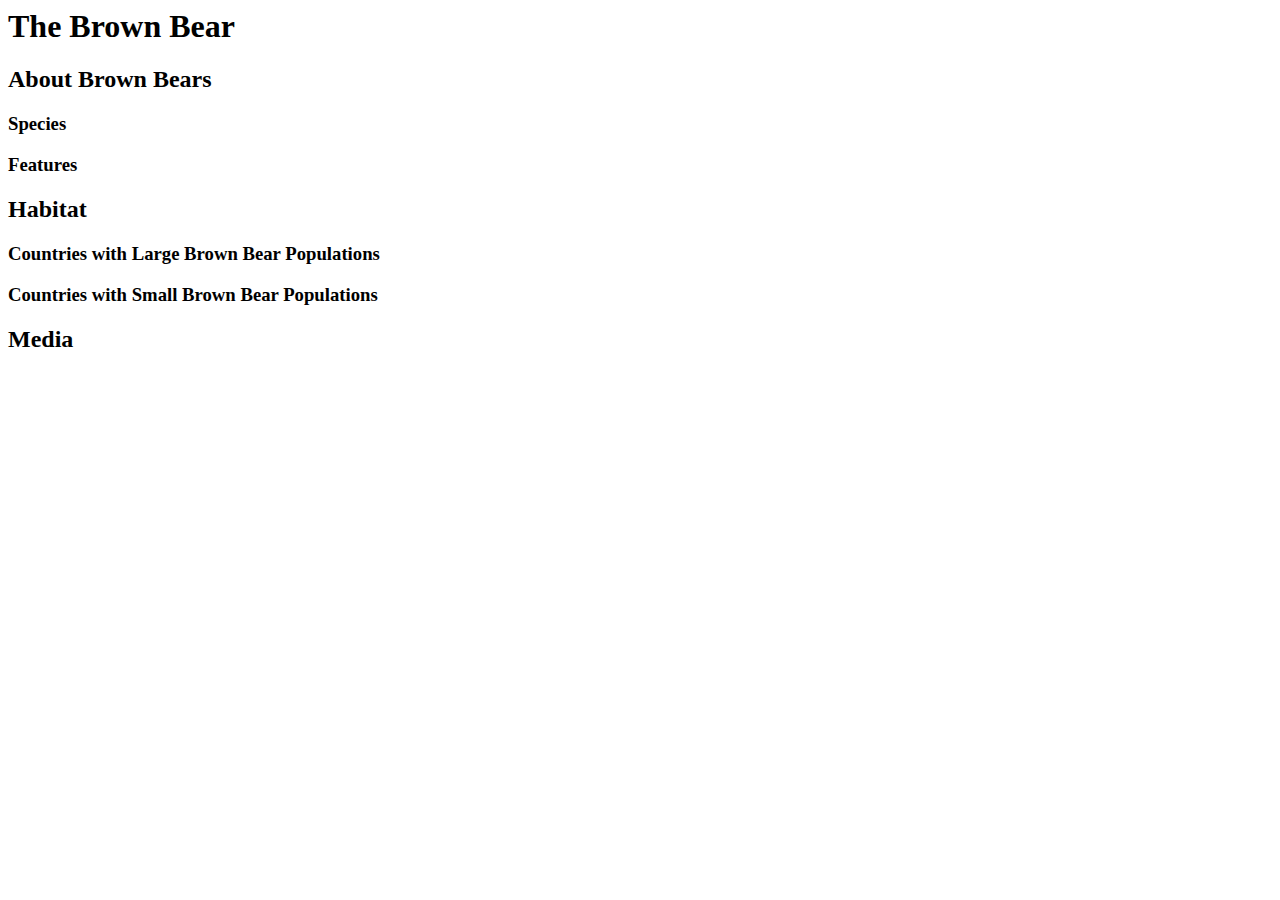
<file: index.html>
<body>
  <h1>The Brown Bear</h1>
  <div id="introduction">
    <h2>About Brown Bears</h2>
    <h3>Species</h3>
    <h3>Features</h3>
  </div>
  <div id="habitat">
    <h2>Habitat</h2>
    <h3>Countries with Large Brown Bear Populations</h3>
    <h3>Countries with Small Brown Bear Populations</h3>
  </div>
  <div id= "media">
    <h2>Media</h2>
  </div>
</body>
</file>
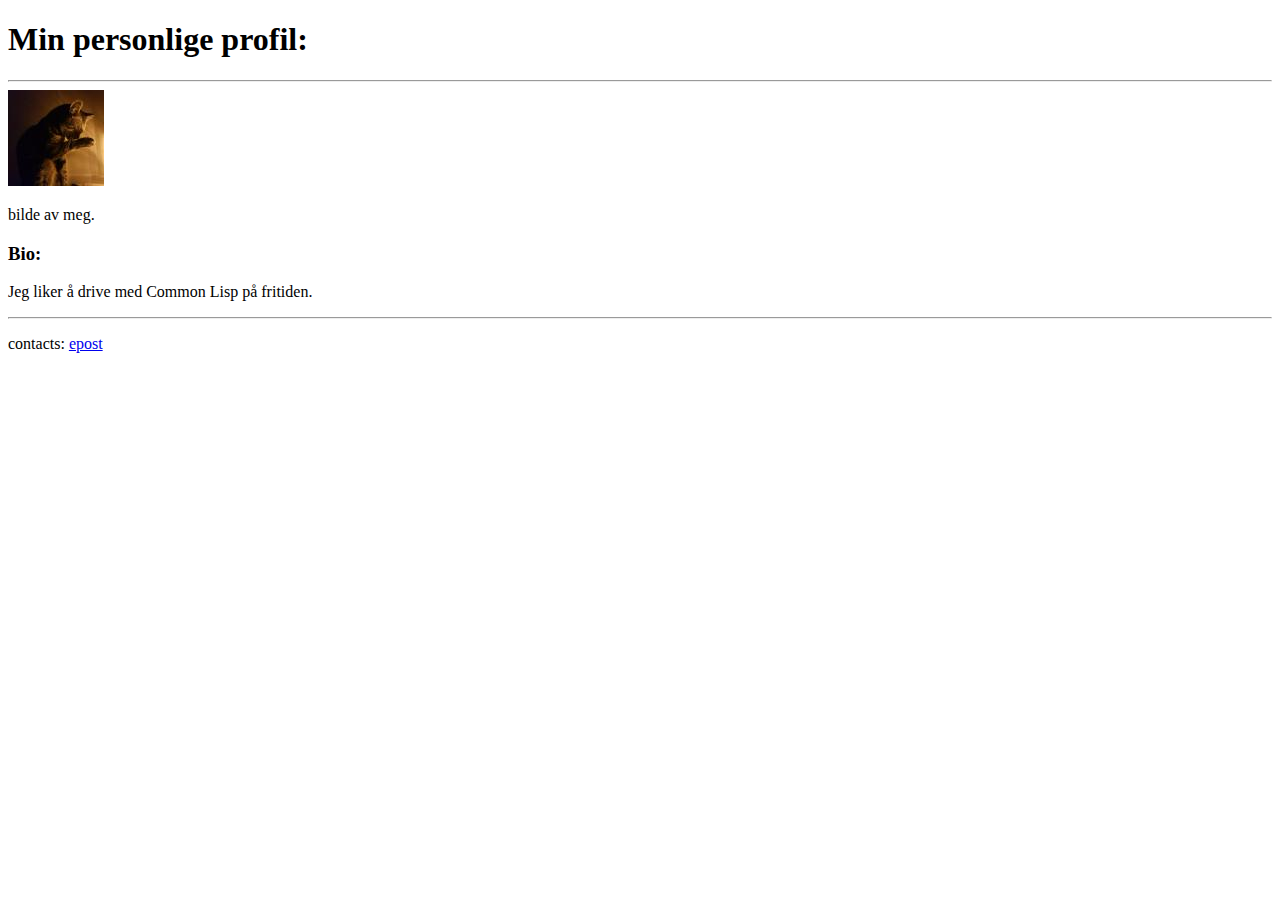
<file: profil/index.html>
<!DOCTYPE html>
<html lang="en">
<head>
    <meta charset="UTF-8">
    <meta name="viewport" content="width=device-width, initial-scale=1.0">
    <title>Document</title>
</head>
<body>
    <h1>Min personlige profil:</h1>
    <hr>
    <img src="avatar.jpeg" alt="bilde av meg.">
    <p>bilde av meg.</p>
    <h3>Bio:</h3>
    <p>Jeg liker å drive med Common Lisp på fritiden.</p>
    <hr>
    <p>contacts: <a href="mailto:svein@sknthelisper.no">epost</a></p>

</body>
</html>
</file>
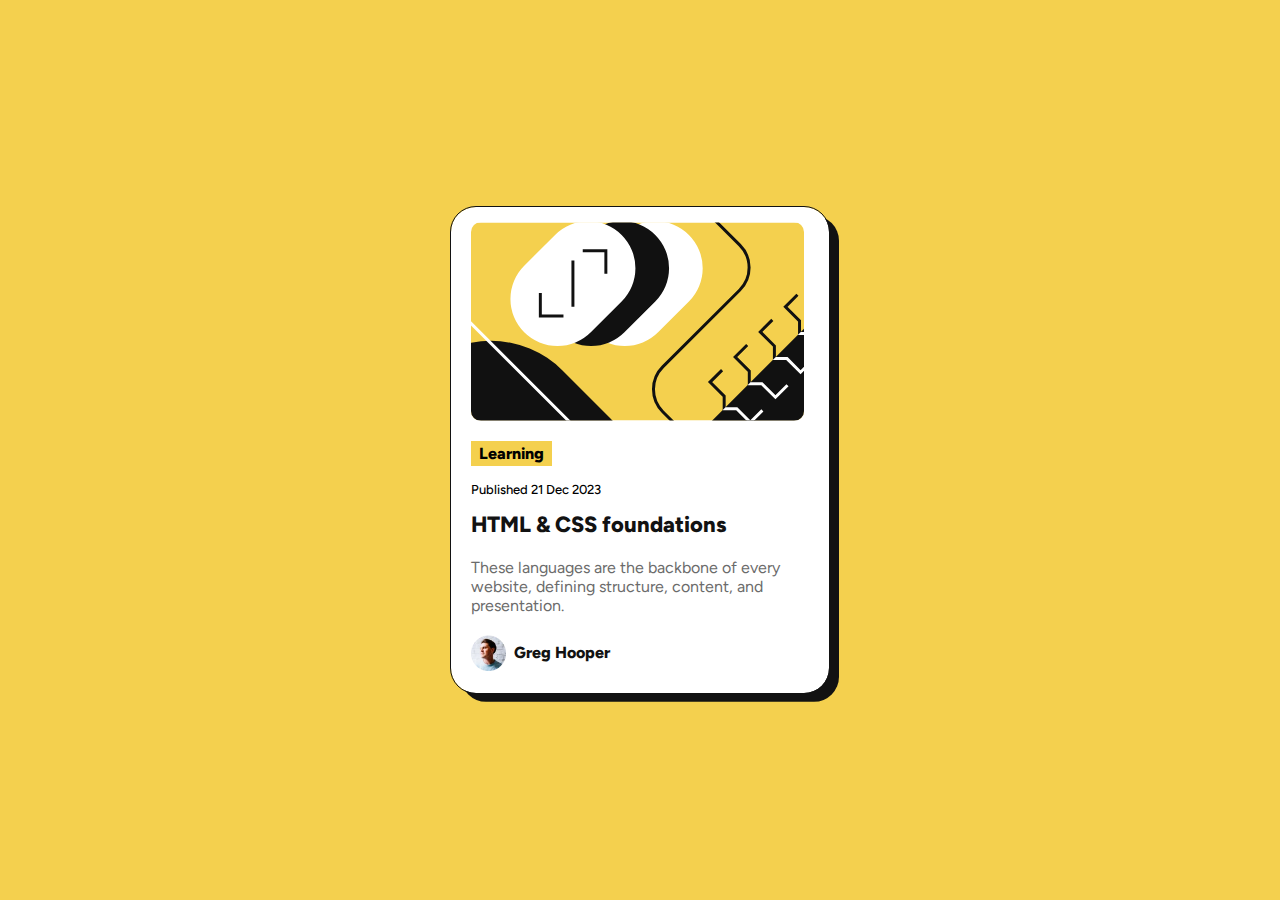
<file: oppgaver/blog preview card/index.html>
<!-- (delevis) Laget av Svein kristian.-->

<!DOCTYPE html>
<html lang="en">
<head>
  <meta charset="UTF-8">
  <meta name="viewport" content="width=device-width, initial-scale=1.0"> <!-- displays site properly based on user's device -->

  <link rel="icon" type="image/png" sizes="32x32" href="./assets/images/favicon-32x32.png">
  <link rel="stylesheet" href="style.css">
  <title>Frontend Mentor | Blog preview card</title>
</head>
<body>
    <div class="card">
        <img class="cardLogo" src="assets/images/illustration-article.svg" 
            alt="bilde av en Logo">
        <div class="tags">
            Learning
        </div>
        <div class="date">
            Published 21 Dec 2023
        </div>
        <h1>HTML & CSS foundations</h1>
        <p class="summary">
            These languages are the backbone of every website, defining structure, content, and presentation.
        </p>
        <div class="author">
            <img class="avatar" src="assets/images/image-avatar.webp" 
                alt="Bilde av forfatter'en">
            <p>Greg Hooper</p>
        </div>
    </div>
</body>
</html>
</file>
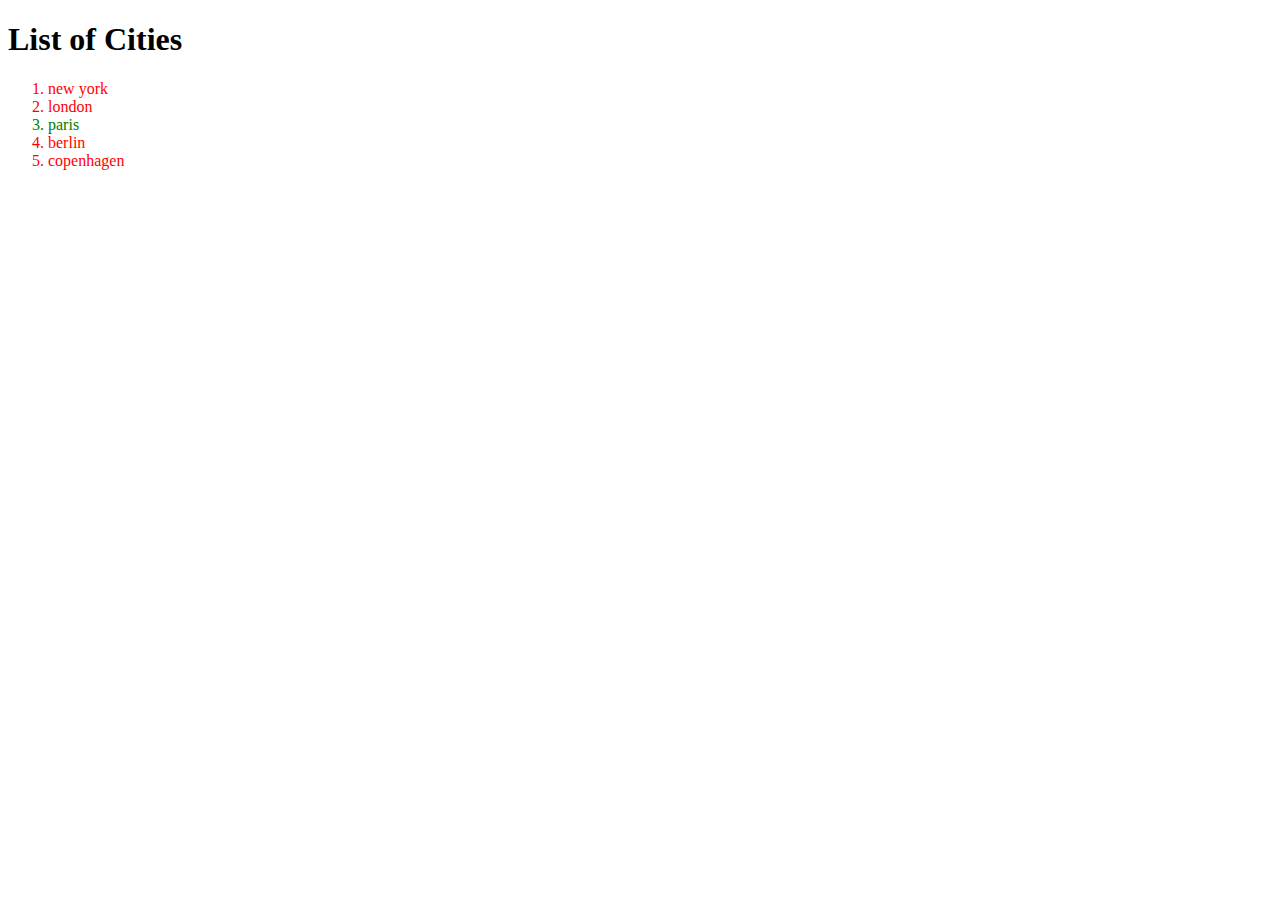
<file: oppgaver/JS oppgave/index.html>
<!DOCTYPE html>
<html lang="en">
<head>
    <meta charset="UTF-8">
    <meta name="viewport" content="width=device-width, initial-scale=1.0">
    <title>Document</title>
    <link rel="shortcut icon" href="#" type="image/x-icon">
    <link rel="stylesheet" href="style.css">
</head>
<body>
    <h1>List of Cities</h1>
    <ol id="cityList">

    </ol>
    <script src="main.js"></script>
</body>
</html>
</file>
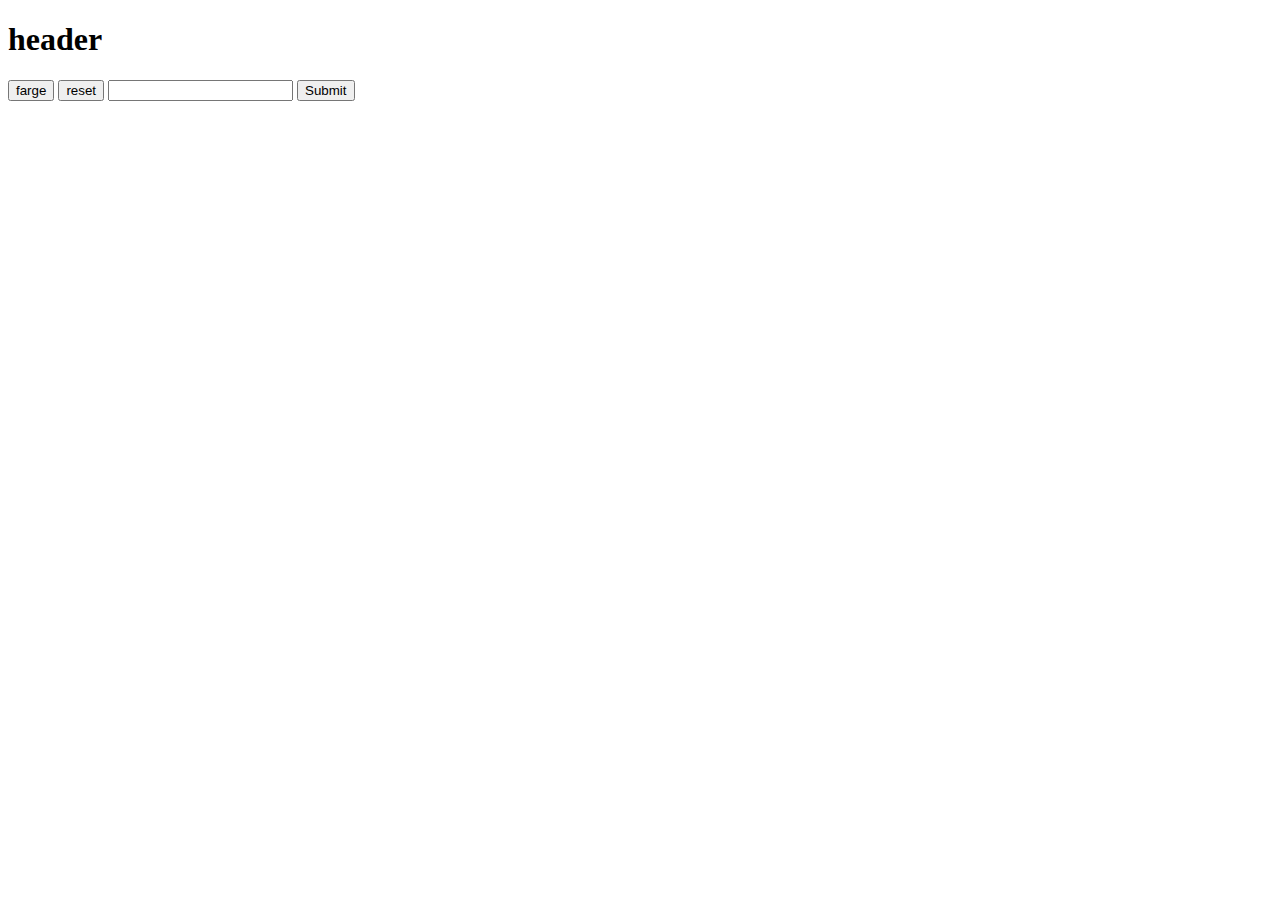
<file: selvstudie/javascript/index.html>
<!DOCTYPE html>
<html lang="en">
<head>
    <meta charset="UTF-8">
    <meta name="viewport" content="width=device-width, initial-scale=1.0">
    <title>Document</title>
    <link rel="stylesheet" href="style.css">
</head>
<body>
    <h1> header</h1>
    <button onclick="farge()">farge</button>
    <button onclick="reset()">reset</button>
    <input type="text" id="textSet" name="textSet">
    <button onclick="set()">Submit</button>

   
    <script src="main.js"></script>
</body>
</html>
</file>
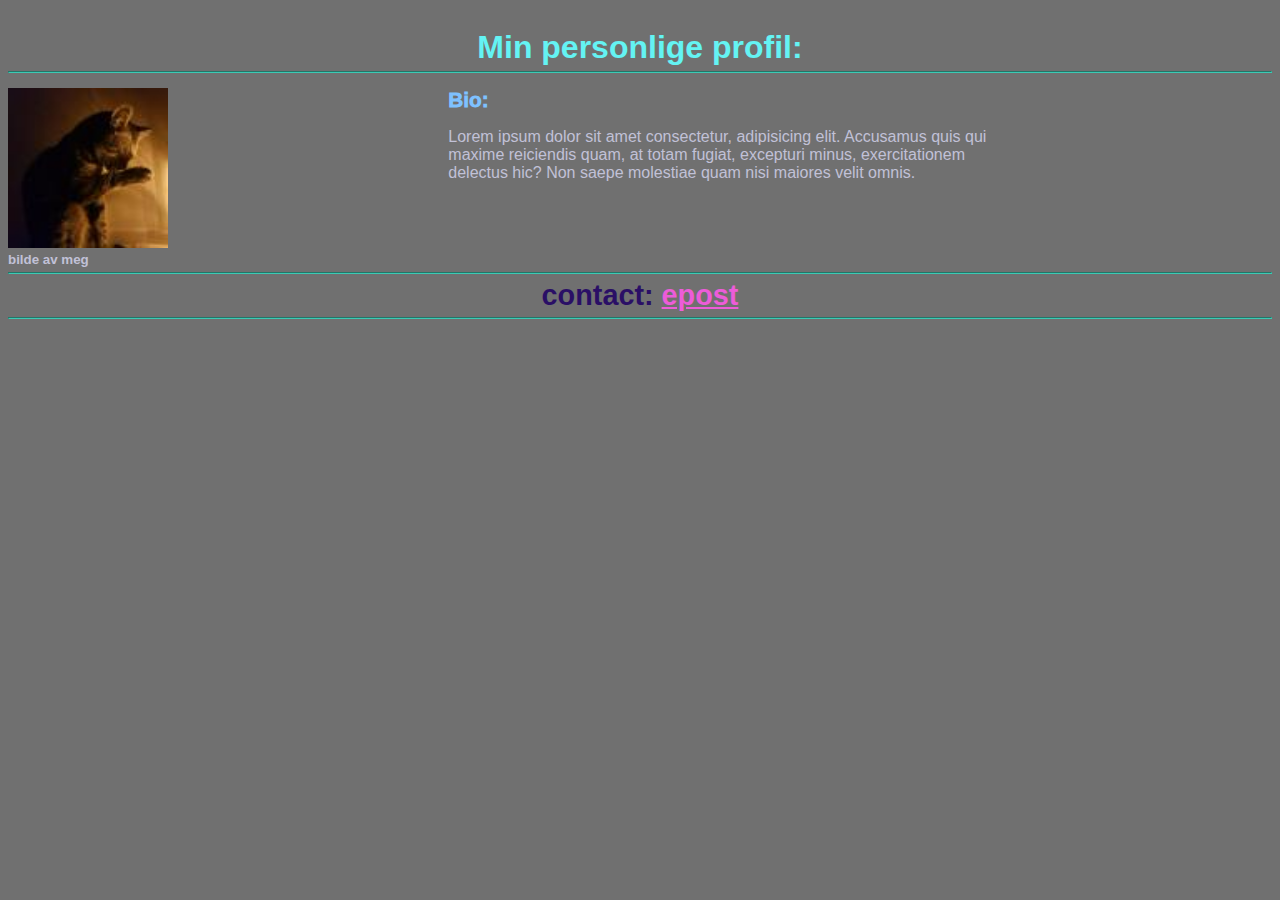
<file: selvstudie/profil/index.html>
<!DOCTYPE html>
<html lang="en">
<head>
    <meta charset="UTF-8">
    <meta name="viewport" content="width=device-width, initial-scale=1.0">
    <title>Document</title>
    <link rel="stylesheet" href="./style.css">
</head>
    <body>
        <div id="grid">
            <div id="titel">
                <h1>Min personlige profil:</h1>
                <hr>
            </div>
            <div id="bilde">
                <img  src="avatar.jpeg">
                <figcaption>bilde av meg</figcaption>
            </div>
            <div id="bio">
                <h3>Bio:</h3>
                <p>Lorem ipsum dolor sit amet consectetur, adipisicing elit. Accusamus quis qui maxime reiciendis quam, at totam fugiat, excepturi minus, exercitationem delectus hic? Non saepe molestiae quam nisi maiores velit omnis.</p>
            </div>
            <div id="bun">
                <hr>
                <p>contact: <a href="mailto:svein@sknthelisper.no">epost</a></p>
                <hr>
            </div>
        </div>
    </body>
</html>
</file>
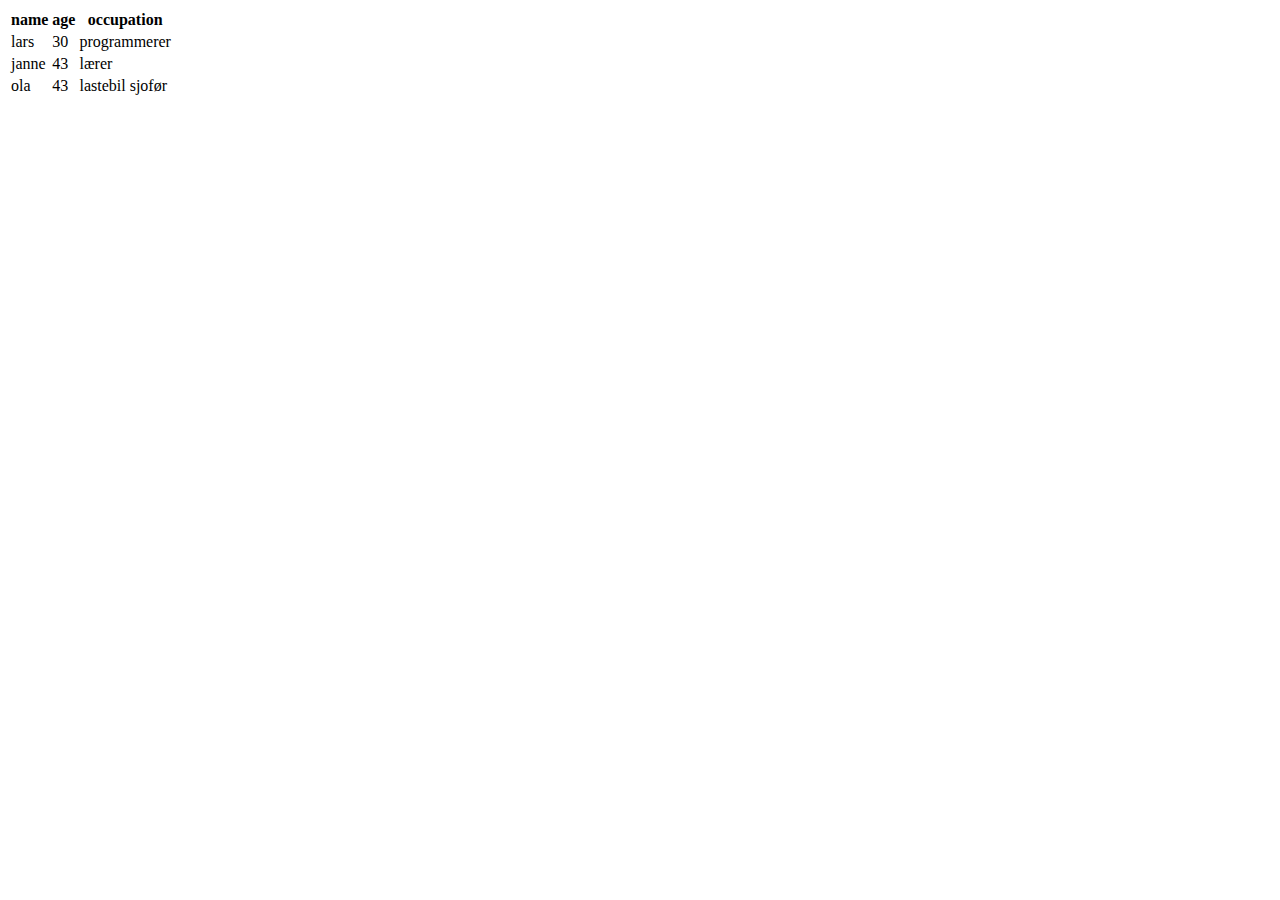
<file: selvstudie/table/index.html>
<!DOCTYPE html>
<html lang="en">
<head>
    <meta charset="UTF-8">
    <meta name="viewport" content="width=device-width, initial-scale=1.0">
    <title>Document</title>
</head>
<body>
    <script>console.log("test")
        console.log("test2")
    </script>
    <table>
        <thead>
            <tr>
                <th>
                    name
                </th>
                <th>
                    age
                </th>
                <th>
                    occupation
                </th>
            </tr>
        </thead>
        <tbody>
            <tr>
                <td>
                    lars
                </td>
                <td>30</td>
                <td>programmerer</td>
            </tr>
            <tr>
                <td>janne</td>
                <td>43</td>
                <td>lærer</td>
            </tr>
            <tr>
                <td>ola</td>
                <td>43</td>
                <td>lastebil sjofør</td>
            </tr>
        </tbody>
    </table>
</body>
</html>
</file>
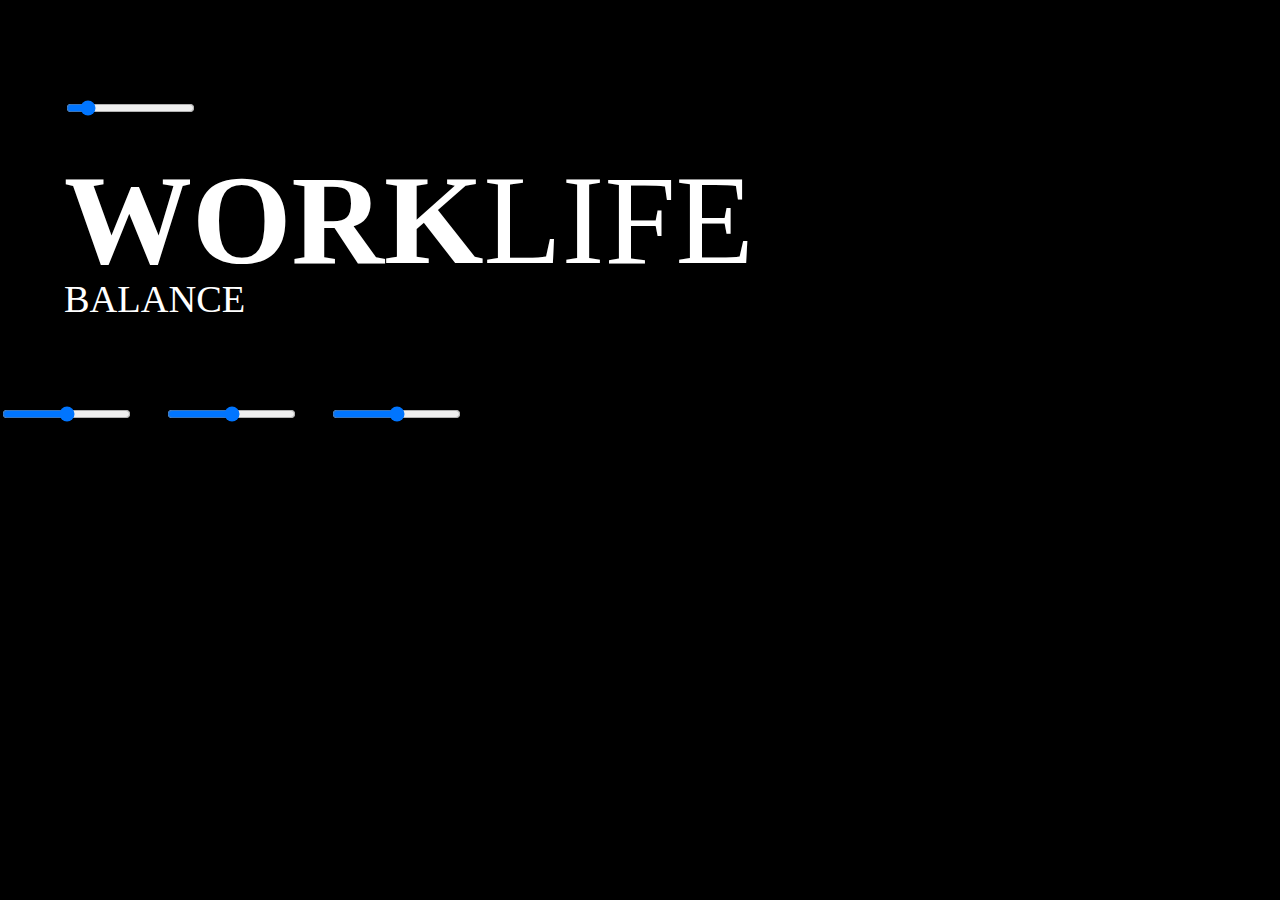
<file: selvstudie/Oppgaver - JS/01/index.html>
<!DOCTYPE html>
<html lang="en">
<head>
    <meta charset="UTF-8">
    <meta name="viewport" content="width=device-width, initial-scale=1.0">
    <title>Document</title>
    <link rel="stylesheet" href="style.css">
    <script src="main.js"></script>
</head>
<body>

    <div id="wrapper"><input type="range" id="slider" min="1" max="9" value=2 onchange="update(this.value);">
        <div>
          <span id="work">WORK</span><span id="life">LIFE</span>
        </div>
        <div id="balance">BALANCE</div>
      </div>

    <div id="colors">
        <input type="range" id="red" min="0" max="255" onchange="updateColor()">
        <input type="range" id="green" min="0" max="255" onchange="updateColor()">
        <input type="range" id="blue" min="0" max="255" onchange="updateColor()">

    </div>

</body>
</html>
</file>
<file: oppgaver/blog preview card/style.css>
/* Laget av Svein Kristian. */

/* Setter opp font'en */
@font-face{
    font-family: figtree;
    src: url(assets/fonts/Figtree-VariableFont_wght.ttf);
}

*{
    font-family: figtree;
}

body {
    background-color: hsl(47, 88%, 63%);
    /* centrer til midten av vinduet */

    /* Flexbox solution */
    display:flex;
    justify-content: center;
    align-items:center;
    height: 100vh;
    margin: 0;
    
    /* transform solution */
    /*position: absolute;
    top: 49%;
    left: 50%;
    margin: 0;
    transform: translate(-50%, -50%); */
}


h1{
    color: hsl(0, 0%, 7%);
    font-size: 22px;
    font-weight:800;
}

h1:active, h1:hover{
    color: hsl(47, 88%, 63%);
    cursor:pointer;
}

/* Setter opp selve kortet*/
.card {
    background-color: hsl(0, 0%, 100%);

    /* Setter opp størelse og formen. */
    border-radius:25px;
    padding-block: 15px;
    padding-inline: 1.3rem 0.5rem; /* symetrisk */
    width:350px; 
    min-width:350px; /*Garanterer at den ikke forminsker seg.*/
    
    /*Setter opp rammen rundt.*/
    outline-style:solid;
    outline-width:1px;
    outline-color: hsl(0, 0%, 7%);
    box-shadow: 10px .55rem hsl(0, 0%, 7%);
}

/* Myker kanten til logo'en */
.cardLogo{
    border-radius: 10px;
    width: 95%;
    height: auto;
}


/* Setter opp tag'en */
.tags{
    /*Tag bakgrunnen*/
    background-color: hsl(47, 88%, 63%);
    width:max-content;
    padding-block:3px;
    padding-inline: 0.5rem;
    
    /* Posisjonen */
    margin: 1rem 5px 1rem 0px;
    
    /* Forgrunnen */
    font-weight: 800;
}

/* Dato'en under tags'a */
.date{
    font-size:small;
    font-weight: 500;
}


/* Setter opp hoved teksten. */
.summary{
    margin: 20px;
    margin-left: 0px;
    color: hsl(0, 0%, 42%)
}

/* Flytter forfatter navnet til siden av bilde. */
.author{
    font-weight: 800;
    display:flex;
}

/* Flytter og farger forfatter navnet */
.author p{
    margin-left: 8px;
    margin-top: 0.5rem; /*Sentrer navnet i forhold til bilde.*/
    color: hsl(0, 0%, 7%);
}

/*Gjør forfatter bilde mindre.*/
.avatar{
    width: 10%;
    height: 10%;
    /* width:3rem;
    height: 3rem; */
}
</file>
<file: oppgaver/JS oppgave/style.css>
.city{
    color:red;
}

.city:hover{
    cursor:pointer;
}

.paris{
    color:green;
}

.newyork:hover{
    color:orange;
}
.london:hover{
    color:aqua;
}
.paris:hover{
    color: black;
}
.berlin:hover{
    color:pink;
}
.copenhagen:hover{
    color:purple;
}
</file>
<file: selvstudie/javascript/style.css>
h1{
    color: black;
}
</file>
<file: selvstudie/profil/style.css>
* {
    font-family:'cursive', 'Franklin Gothic Medium', 'Arial Narrow', Arial, sans-serif;
    background-color: #707070;    color: #c9c9c9;
    color: #c1c1d7;

}

h1{
    margin-bottom: 5px;
    color: rgb(100,243,243);
}

hr{
    margin-top: 0;
    margin-bottom: 15px;
    border-color: #3cc9b3;
}

#grid{
    display:grid;
    grid-template-areas: 
    "header header"
    "pic bio"
    "footer footer";
    column-gap: 5px;
}
#titel{
    grid-area: header;
    text-align: center;
}

#bilde{
    grid-area:pic;
    max-width: 10.1rem;
    min-width: 10.1rem;
}

#bilde > img{
    width: 10rem;
}

#bilde > figcaption{
    font-size: smaller;
    font-weight: bold;
}

#bio{
    grid-area: bio;
    margin-left: 0;
}

#bio > h3{
    margin: 0;
    font-size: 1.3rem;
    color: #7ec1ff;
    font-weight: 1000;
    
}

#bio > p{
    max-width: 550px;
}

#bun{
    grid-area:footer;
    text-align: center;
    font-size: 1.8rem;
}

#bun>p{
    margin: 0;
    padding: 0;
    color: #2a0f66;
    font-weight: bold;
}

#bun > hr{
    margin:5px 0px 5px;
}

a{
    font-weight: bold;
    font-size: bigger;
    color:rgb(237, 92, 217);
}

a:hover{
    color: blue;
}
</file>
<file: selvstudie/Oppgaver - JS/01/style.css>
@font-face {
    font-family: "Inconsolata";
    src: url("https://ggayane.github.io/css-experiments/Inconsolata-VF.ttf");
    font-weight: 100 900;
    font-stretch: 50% 200%;
  }
  
  body {
      margin: 0;
      padding: 0;
      background-color: black;
      color: #FFFFFF;
      font-size: 8em;
      font-family: 'Inconsolata'; 
  }
  
  #wrapper {
      width: 90vw;
      margin: 0px auto;
      color: rgb(255,255,255);
  }
  
  #work {
      font-weight:900;
  }
  
  #life {
      font-weight:100;
  }
  
  #balance {
     font-size: 0.3em;
     line-height: 0.3em;
     font-weight: 400;
  }
</file>
